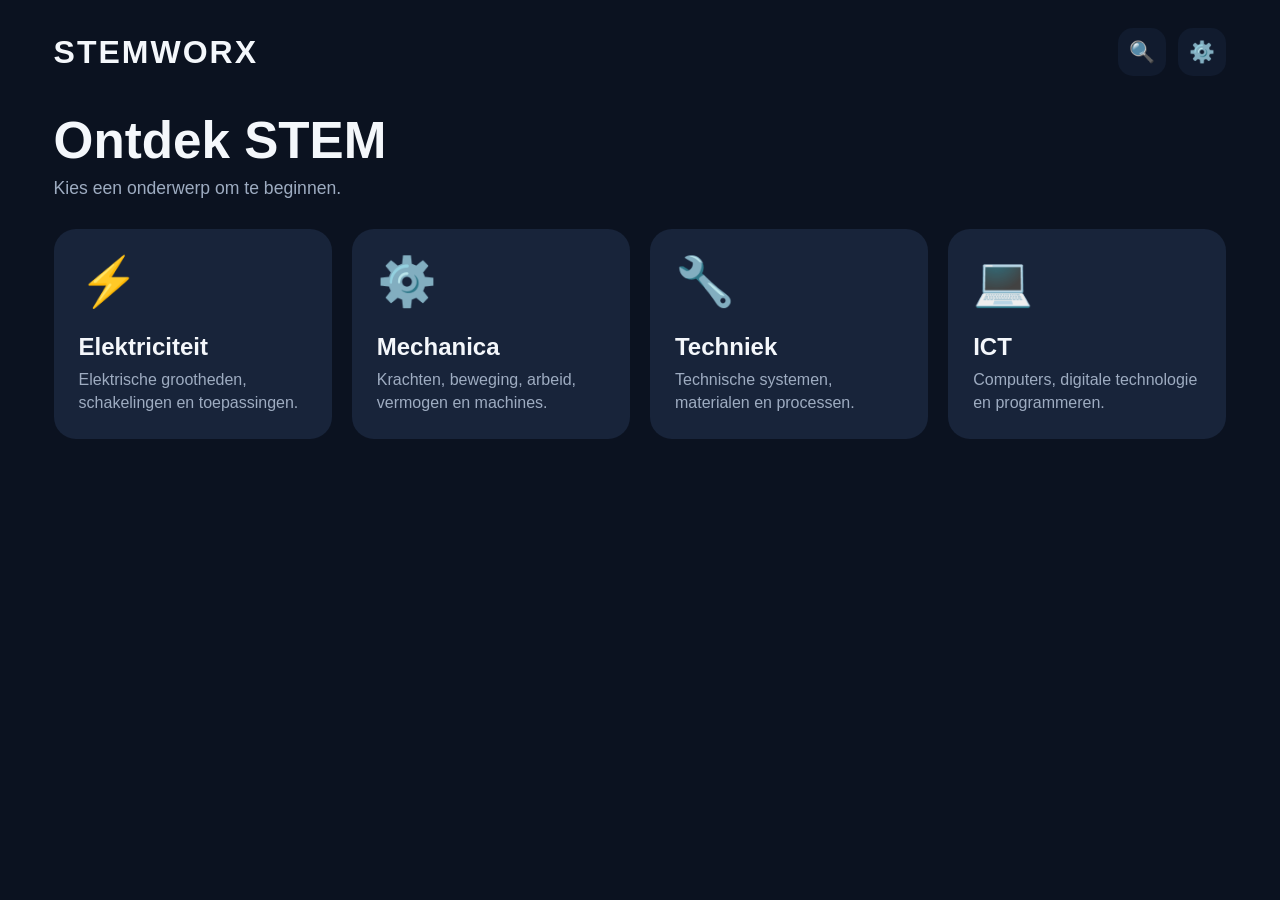
<file: index.html>
<!DOCTYPE html>
<html lang="nl">
<head>
    <meta charset="UTF-8">

    <meta
        name="viewport"
        content="width=device-width, initial-scale=1.0"
    >

    <title>STEMWORX</title>

    <link
        rel="stylesheet"
        href="./assets/css/stemworx.css"
    >
</head>

<body>

    <main class="app">

        <header class="topbar">

            <div class="logo" id="app-name">
    STEMWORX
</div>

            <div class="top-actions">
                <button class="icon-button" title="Zoeken">
                    🔍
                </button>

                <button class="icon-button" title="Instellingen">
                    ⚙️
                </button>
            </div>

        </header>


        <section class="hero">

            <h1>Ontdek STEM</h1>

            <p>
                Kies een onderwerp om te beginnen.
            </p>

        </section>


        <section
            id="tile-grid"
            class="tile-grid"
        >
        </section>

    </main>


    <script src="./assets/js/stemworx.js"></script>

</body>
</html>
</file>
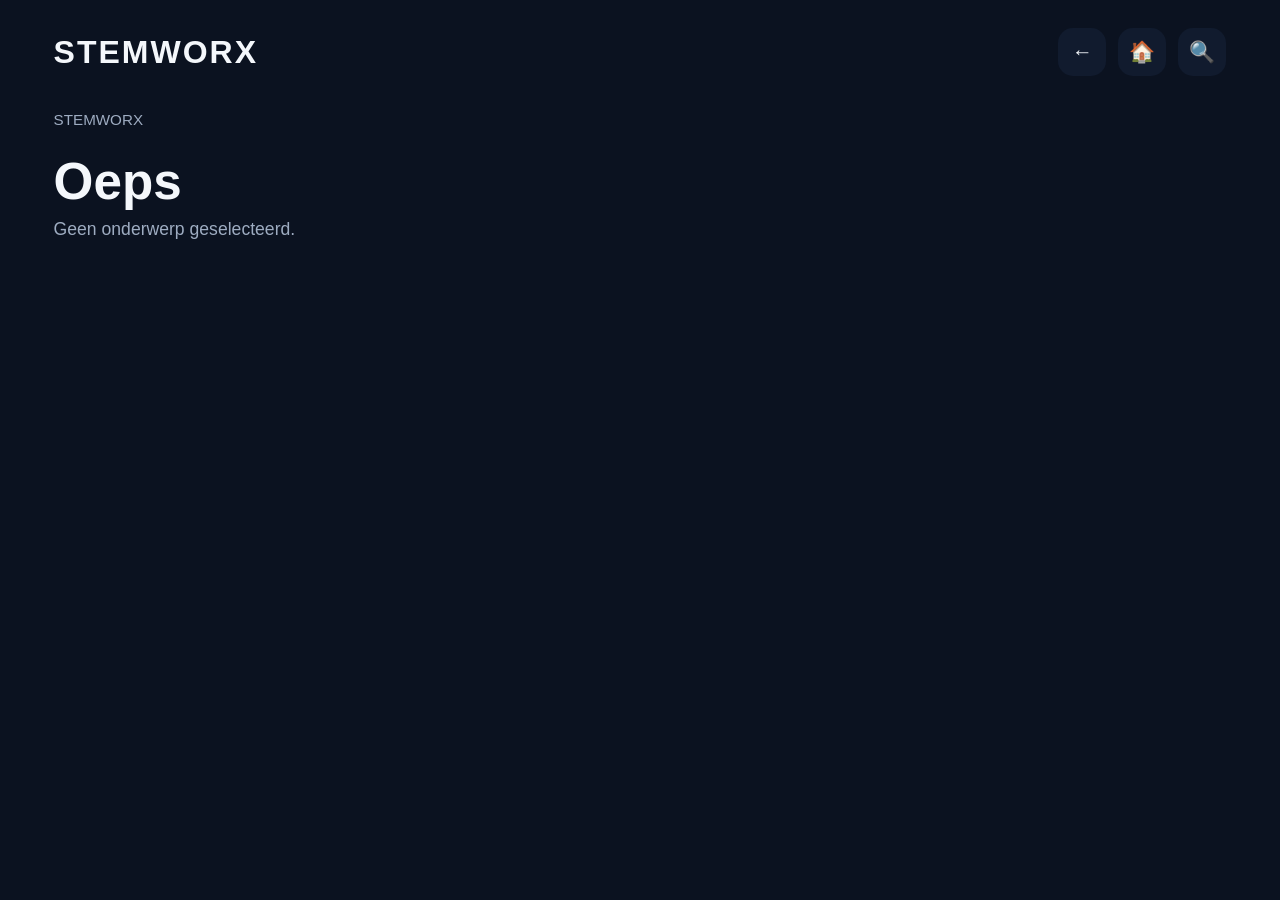
<file: topic.html>
<!DOCTYPE html>
<html lang="nl">
<head>
    <meta charset="UTF-8">
    <meta name="viewport" content="width=device-width, initial-scale=1.0">

    <title>STEMWORX</title>

    <link rel="stylesheet" href="./assets/css/stemworx.css">
</head>

<body>

<main class="app">

    <header class="topbar">

        <div class="logo">
            STEMWORX
        </div>

        <div class="top-actions">
            <button class="icon-button" onclick="history.back()" title="Terug">
                ←
            </button>

            <button class="icon-button" onclick="location.href='./index.html'" title="Start">
                🏠
            </button>

            <button class="icon-button" title="Zoeken">
                🔍
            </button>
        </div>

    </header>

    <nav id="breadcrumb" class="breadcrumb">
        STEMWORX
    </nav>

    <section class="hero">

        <h1 id="topic-title">
            Onderwerp laden...
        </h1>

        <p id="topic-description"></p>

    </section>

    <section
        id="tile-grid"
        class="tile-grid">
    </section>

</main>

<script src="./assets/js/topic.js"></script>

</body>
</html>
</file>
<file: assets/css/stemworx.css>
:root {
    --bg: #0b1220;
    --panel: #111b2e;
    --card: #18243a;
    --card-hover: #223451;
    --text: #f4f7fb;
    --muted: #9eacc1;
    --accent: #4da3ff;
    --radius: 22px;
}

* {
    box-sizing: border-box;
}

body {
    margin: 0;
    min-height: 100vh;
    font-family: Arial, Helvetica, sans-serif;
    background: var(--bg);
    color: var(--text);
    display: flex;
    justify-content: center;
}

.app {
    width: min(96vw, 1400px);
    min-height: 100vh;
    padding: 28px;
}

.topbar {
    display: flex;
    justify-content: space-between;
    align-items: center;
    margin-bottom: 35px;
}

.logo {
    font-size: 2rem;
    font-weight: 800;
    letter-spacing: 2px;
}

.logo span {
    color: var(--accent);
}

.top-actions {
    display: flex;
    gap: 12px;
}

.icon-button {
    width: 48px;
    height: 48px;
    border: 0;
    border-radius: 15px;
    background: var(--panel);
    color: var(--text);
    font-size: 1.3rem;
    cursor: pointer;
}

.hero {
    margin-bottom: 30px;
}

.hero h1 {
    margin: 0 0 8px;
    font-size: clamp(2rem, 4vw, 3.4rem);
}

.hero p {
    margin: 0;
    color: var(--muted);
    font-size: 1.1rem;
}

.tile-grid {
    display: grid;
    grid-template-columns: repeat(auto-fit, minmax(220px, 1fr));
    gap: 20px;
}

.tile {
    min-height: 210px;
    padding: 25px;
    border-radius: var(--radius);
    background: var(--card);
    cursor: pointer;
    display: flex;
    flex-direction: column;
    justify-content: space-between;
    transition:
        transform 0.2s ease,
        background 0.2s ease;
}

.tile:hover {
    transform: translateY(-5px);
    background: var(--card-hover);
}

.tile-icon {
    font-size: 3rem;
}

.tile h2 {
    margin: 20px 0 7px;
}

.tile p {
    color: var(--muted);
    margin: 0;
    line-height: 1.45;
}

@media (max-width: 600px) {
    .app {
        padding: 18px;
    }

    .tile {
        min-height: 170px;
    }
}


.breadcrumb {
    display: flex;
    align-items: center;
    flex-wrap: wrap;
    gap: 8px;

    margin-bottom: 24px;

    color: var(--muted);
    font-size: 0.95rem;
}

.breadcrumb a {
    color: var(--muted);
    text-decoration: none;
    transition: color 0.2s ease;
}

.breadcrumb a:hover {
    color: var(--accent);
}

.breadcrumb span {
    opacity: 0.5;
}
</file>
